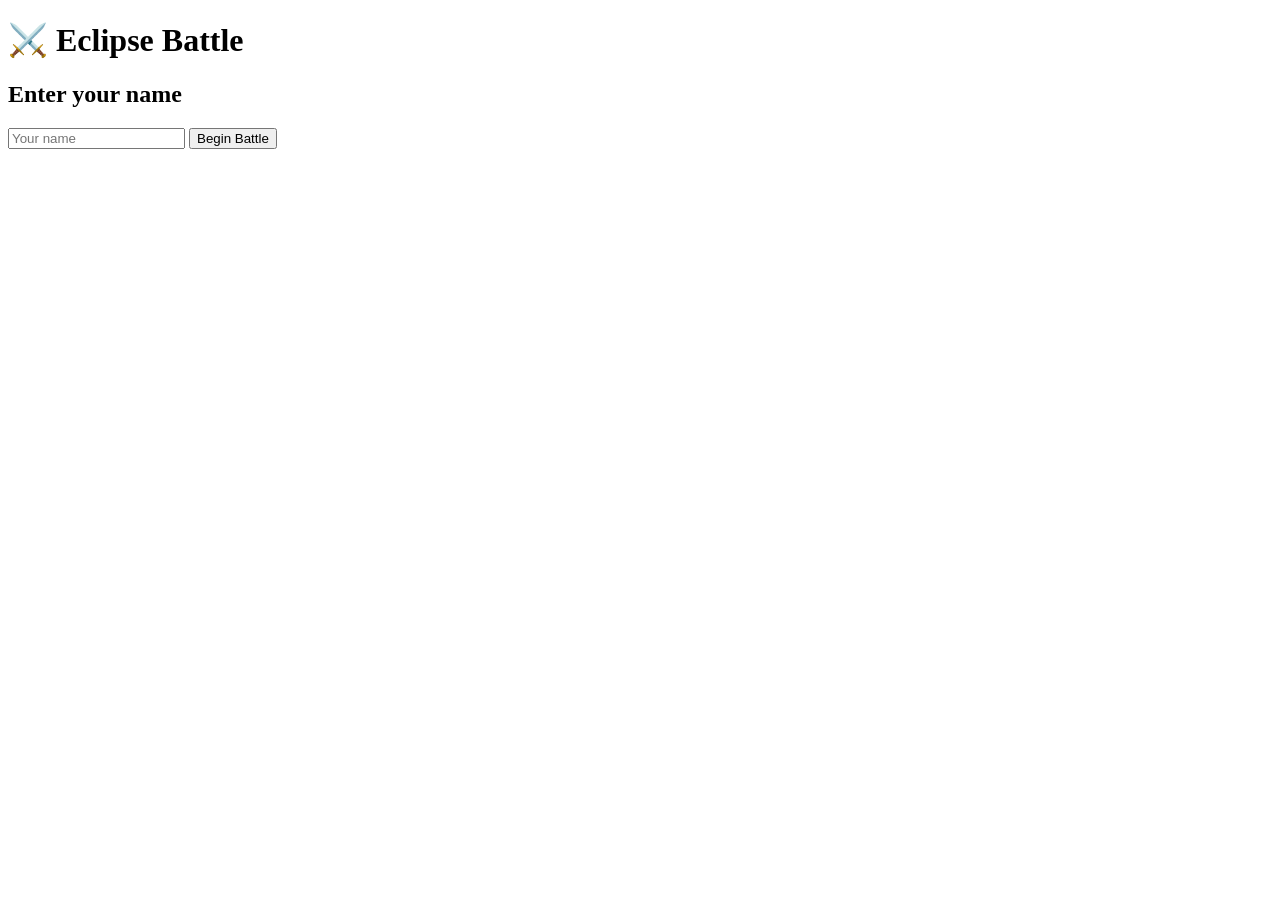
<file: Index.html>
<!DOCTYPE html>
<html>
<head>
    <title>Eclipse Battle</title>
</head>

<body>

    <h1>⚔️ Eclipse Battle</h1>

    <h2>Enter your name</h2>

    <input id="playerName" type="text" placeholder="Your name">

    <button onclick="startGame()">Begin Battle</button>

    <p id="welcome"></p>

    <script>
        function startGame() {
            let name = document.getElementById("playerName").value;

            document.getElementById("welcome").textContent =
                "Welcome, " + name + "! A Shadow Beast approaches... 👹";
        }
    </script>

</body>
</html>
</file>
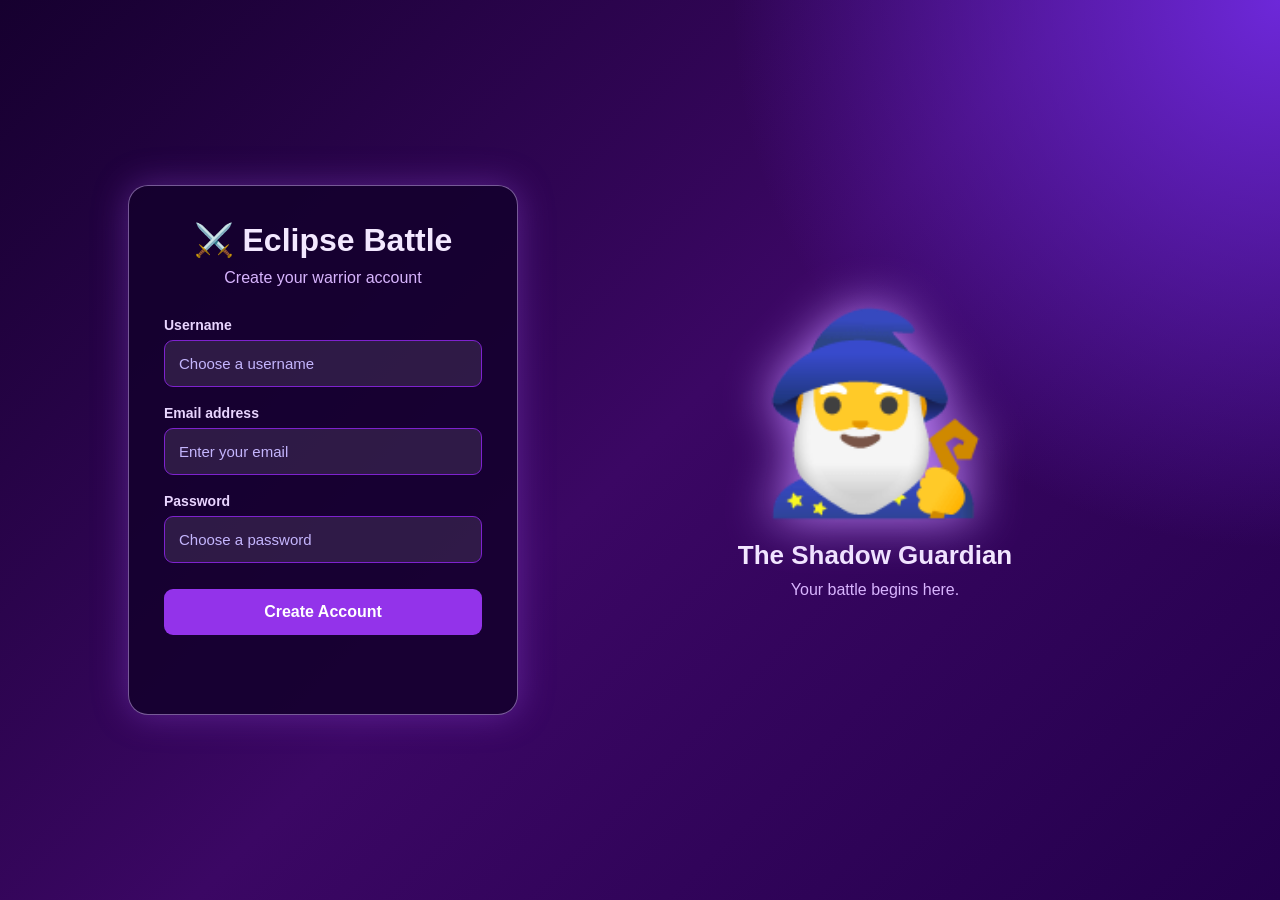
<file: index.html>
<!DOCTYPE html>
<html lang="en">
<head>
    <meta charset="UTF-8">
    <meta name="viewport" content="width=device-width, initial-scale=1.0">

    <title>Eclipse Battle - Create Account</title>

    <style>
        * {
            box-sizing: border-box;
            margin: 0;
            padding: 0;
        }

        body {
            min-height: 100vh;
            font-family: Arial, Helvetica, sans-serif;
            color: white;
            background:
                radial-gradient(circle at top right, #6d28d9 0%, transparent 35%),
                linear-gradient(135deg, #16002f, #3b0764, #24004d);
        }

        .page {
            min-height: 100vh;
            display: flex;
            align-items: center;
            justify-content: space-between;
            gap: 80px;
            padding: 50px 10%;
        }

        .signup-container {
            width: 100%;
            max-width: 390px;
            padding: 35px;
            background: rgba(20, 0, 45, 0.88);
            border: 1px solid rgba(216, 180, 254, 0.5);
            border-radius: 20px;
            box-shadow: 0 0 35px rgba(168, 85, 247, 0.35);
        }

        .logo {
            margin-bottom: 10px;
            color: #f3e8ff;
            font-size: 32px;
            text-align: center;
        }

        .subtitle {
            margin-bottom: 30px;
            color: #d8b4fe;
            text-align: center;
        }

        .form-group {
            margin-bottom: 18px;
        }

        label {
            display: block;
            margin-bottom: 7px;
            color: #e9d5ff;
            font-size: 14px;
            font-weight: bold;
        }

        input {
            width: 100%;
            padding: 14px;
            color: white;
            background: rgba(255, 255, 255, 0.1);
            border: 1px solid #7e22ce;
            border-radius: 9px;
            outline: none;
            font-size: 15px;
        }

        input::placeholder {
            color: #c4b5fd;
        }

        input:focus {
            border-color: #d8b4fe;
            box-shadow: 0 0 8px rgba(216, 180, 254, 0.5);
        }

        button {
            width: 100%;
            margin-top: 8px;
            padding: 14px;
            color: white;
            background: #9333ea;
            border: none;
            border-radius: 9px;
            font-size: 16px;
            font-weight: bold;
            cursor: pointer;
            transition: background 0.2s, transform 0.2s;
        }

        button:hover {
            background: #a855f7;
            transform: translateY(-2px);
        }

        button:active {
            transform: translateY(0);
        }

        #message {
            min-height: 24px;
            margin-top: 20px;
            color: #d8b4fe;
            text-align: center;
        }

        .character-section {
            flex: 1;
            display: flex;
            align-items: center;
            justify-content: center;
            text-align: center;
        }

        .character {
            font-size: 190px;
            filter: drop-shadow(0 0 25px #c084fc);
            animation: float 3s ease-in-out infinite;
        }

        .character-section h2 {
            margin-top: 15px;
            color: #f3e8ff;
            font-size: 26px;
        }

        .character-section p {
            margin-top: 10px;
            color: #d8b4fe;
            font-size: 16px;
        }

        @keyframes float {
            0%, 100% {
                transform: translateY(0);
            }

            50% {
                transform: translateY(-16px);
            }
        }

        @media (max-width: 800px) {
            .page {
                flex-direction: column;
                justify-content: center;
                gap: 50px;
                padding: 35px 20px;
            }

            .signup-container {
                max-width: 400px;
            }

            .character {
                font-size: 130px;
            }

            .character-section h2 {
                font-size: 22px;
            }
        }
    </style>
</head>

<body>
    <main class="page">

        <section class="signup-container">
            <h1 class="logo">⚔️ Eclipse Battle</h1>

            <p class="subtitle">Create your warrior account</p>

            <form id="signupForm">
                <div class="form-group">
                    <label for="username">Username</label>

                    <input
                        id="username"
                        name="username"
                        type="text"
                        placeholder="Choose a username"
                        minlength="3"
                        maxlength="20"
                        autocomplete="username"
                        required
                    >
                </div>

                <div class="form-group">
                    <label for="email">Email address</label>

                    <input
                        id="email"
                        name="email"
                        type="email"
                        placeholder="Enter your email"
                        autocomplete="email"
                        required
                    >
                </div>

                <div class="form-group">
                    <label for="password">Password</label>

                    <input
                        id="password"
                        name="password"
                        type="password"
                        placeholder="Choose a password"
                        minlength="8"
                        autocomplete="new-password"
                        required
                    >
                </div>

                <button type="submit">Create Account</button>
            </form>

            <p id="message" role="status" aria-live="polite"></p>
        </section>

        <section class="character-section">
            <div>
                <div class="character">🧙‍♂️</div>

                <h2>The Shadow Guardian</h2>

                <p>Your battle begins here.</p>
            </div>
        </section>

    </main>

    <script>
        const signupForm = document.getElementById("signupForm");
        const message = document.getElementById("message");

        signupForm.addEventListener("submit", function (event) {
            event.preventDefault();

            const username = document
                .getElementById("username")
                .value
                .trim();

            const email = document
                .getElementById("email")
                .value
                .trim();

            const password = document.getElementById("password").value;

            if (username.length < 3) {
                message.textContent =
                    "Username must be at least 3 characters long.";
                return;
            }

            if (password.length < 8) {
                message.textContent =
                    "Password must be at least 8 characters long.";
                return;
            }

            /*
             * Demonstration only:
             * Store the username and email so game.html can display them.
             * Never store the password in localStorage.
             */
            localStorage.setItem("username", username);
            localStorage.setItem("email", email);

            message.textContent =
                `Welcome, ${username}! Opening Eclipse Battle...`;

            setTimeout(function () {
                window.location.href = "game.html";
            }, 700);
        });
        </script>
</body>
</html>
</file>
